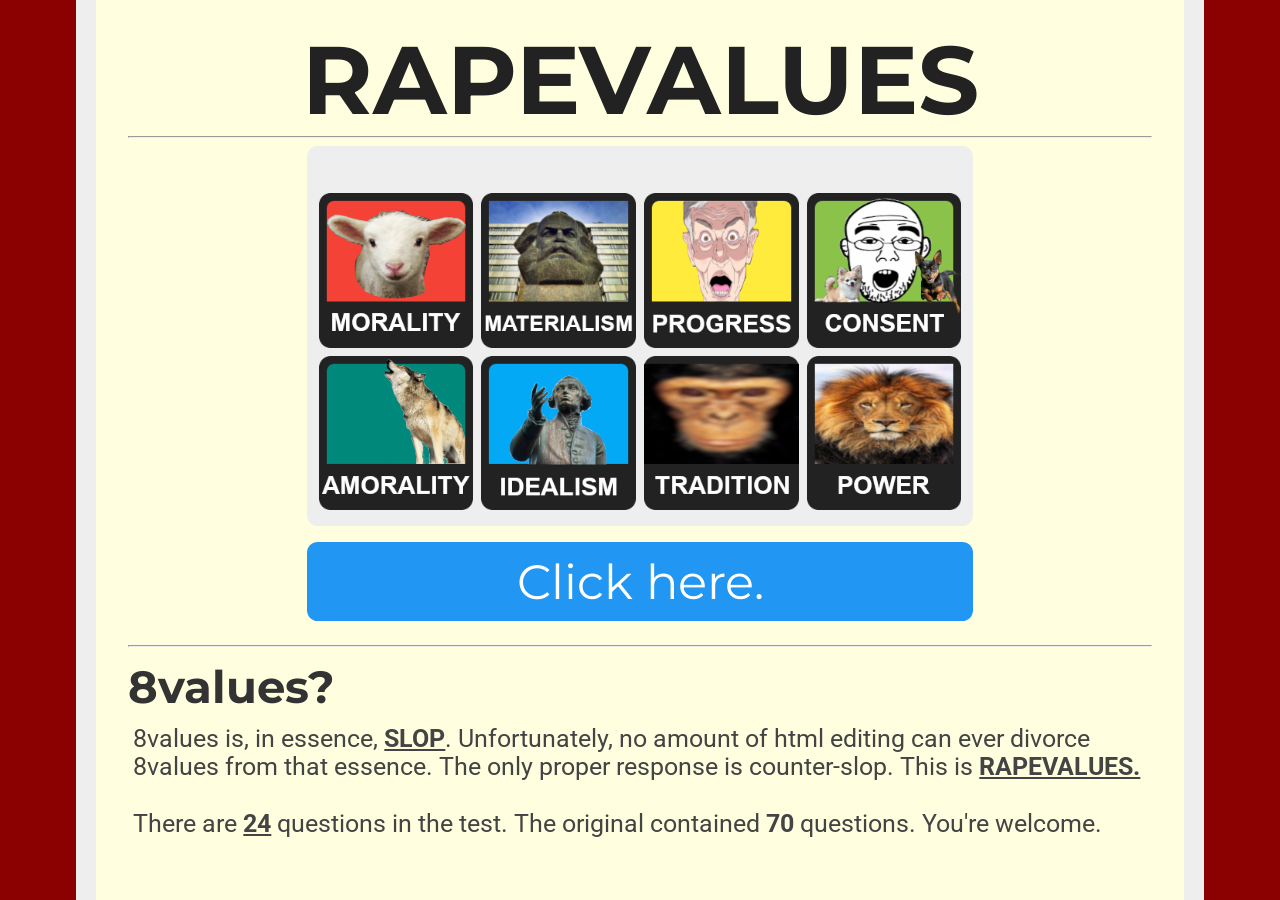
<file: index.html>
<!DOCTYPE html>
<html lang="en">
<head>
    <meta charset="utf-8">
    <title>8values</title>
    <link href="https://fonts.googleapis.com/css?family=Montserrat:300,400,700|Roboto:400,700" rel="stylesheet">
    <link href="style.css" rel="stylesheet" type="text/css">
    <link rel="icon" type="image/x-icon" href="icon.png">
    <link rel="shortcut icon" type="image/x-icon" href="icon.png">
    <script async src="https://googlesyndication.com"></script>
    <script>
      (adsbygoogle = window.adsbygoogle || []).push({
        google_ad_client: "ca-pub-6511426299019766",
        enable_page_level_ads: false
      });
    </script>
</head>
<body>
<h1>RAPEVALUES</h1>
<hr>
<div class="center">
    <div class="axis_name quadcolumn"></div>
    <div class="axis_name quadcolumn"></div>
    <div class="axis_name quadcolumn"></div>
    <div class="axis_name quadcolumn"></div>
    <a href="#anchor"><img src="value_images/equality.png" class="quadcolumn" alt="Equality"></a>
    <a href="#anchor"><img src="value_images/nation.png" class="quadcolumn" alt="Nation"></a>
    <a href="#anchor"><img src="value_images/liberty.png" class="quadcolumn" alt="Liberty"></a>
    <a href="#anchor"><img src="value_images/tradition.png" class="quadcolumn" alt="Tradition"></a>
    <a href="#anchor"><img src="value_images/markets.png" class="quadcolumn" alt="Markets"></a>
    <a href="#anchor"><img src="value_images/globe.png" class="quadcolumn" alt="Globe"></a>
    <a href="#anchor"><img src="value_images/authority.png" class="quadcolumn" alt="Authority"></a>
    <a href="#anchor"><img src="value_images/progress.png" class="quadcolumn" alt="Progress"></a>
</div>
<br>
<button class="button" onclick="location.href='instructions.html';" style="font-size:36pt;">Click here.</button>
<br><hr>
<h2>8values?</h2>
    <p>8values is, in essence, <u><b>SLOP</b></u>. Unfortunately, no amount of html editing can ever divorce 8values from that essence. The only proper response is counter-slop. This is <b><u>RAPEVALUES.</u></b><br /><br />
    There are <b><u><span id="numOfQuestions"></span></u></b> questions in the test. The original contained <b>70</b> questions. You're welcome.</p>

<!-- Website visit statistics -->
<script type="text/javascript">
var sc_project=11325211;
var sc_invisible=1;
var sc_security="fd9f0659";
var scJsHost = (("https:" == document.location.protocol) ? "https://secure." : "http://www.");
document.write("<sc"+"ript type='text/javascript' src='" + scJsHost + "statcounter.com/counter/counter.js'></"+"script>");
</script>
<noscript><div class="statcounter"><a title="web stats" href="https://statcounter.com" target="_blank"><img class="statcounter" src="https://statcounter.com" alt="web stats"></a></div></noscript>

<!-- This is the script for the page itself -->
<script type="application/javascript" src="questions.js"></script>
<script type="text/javascript">
    if (typeof questions !== 'undefined') {
        document.getElementById("numOfQuestions").innerHTML = questions.length;
    } else {
        document.getElementById("numOfQuestions").innerHTML = "0";
    }
</script>
</body>
</html>
</file>
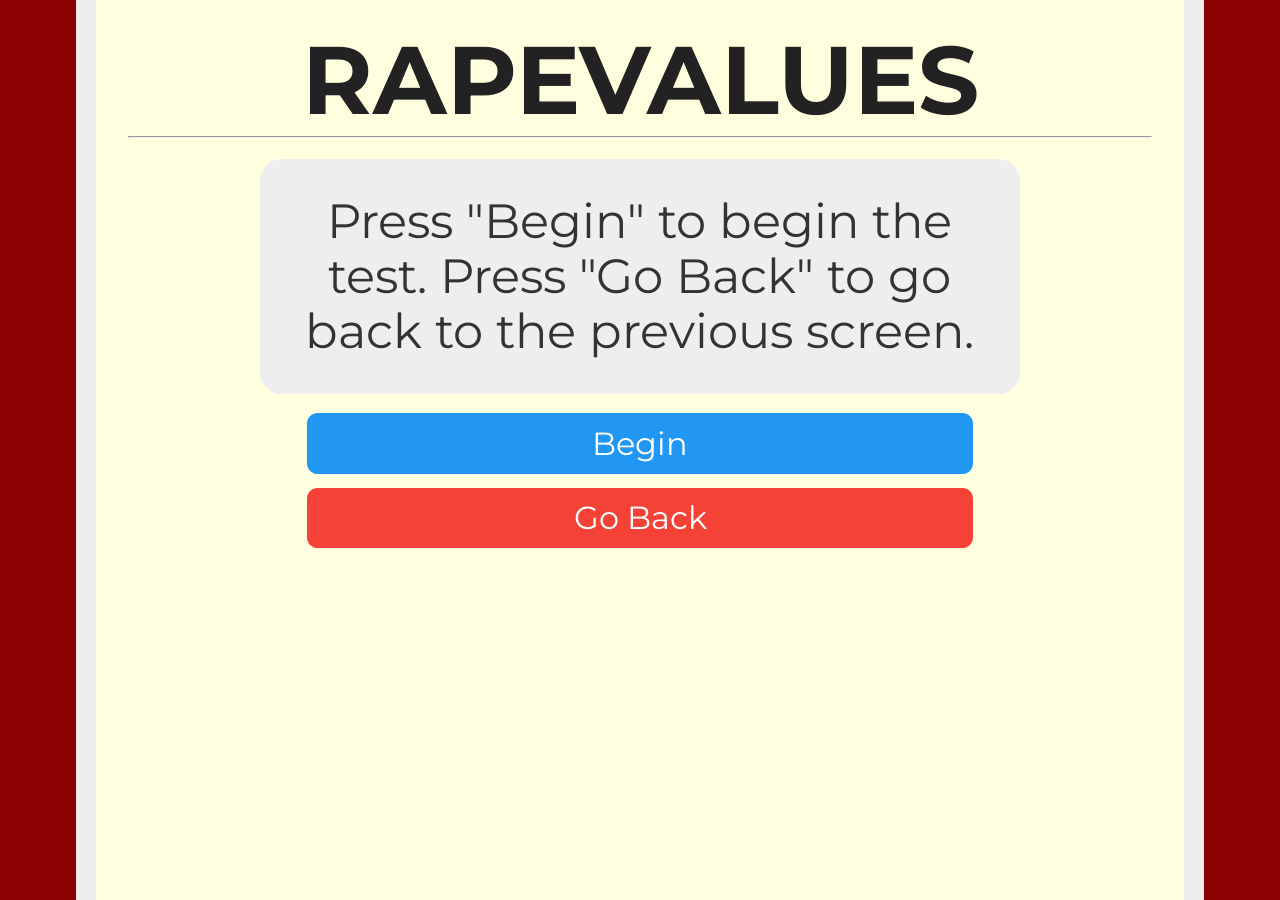
<file: instructions.html>
<head>
<link href="https://fonts.googleapis.com/css?family=Montserrat:300,400,700|Roboto:400,700" rel="stylesheet">
<link href='style.css' rel='stylesheet' type='text/css'>
<title>8values Quiz</title>
<link rel="icon" type="x-icon" href="icon.png">
<link rel="shortcut icon" type="x-icon" href="icon.png">
<meta charset="utf-8">
<script async src="//pagead2.googlesyndication.com/pagead/js/adsbygoogle.js"></script>
<script>
  (adsbygoogle = window.adsbygoogle || []).push({
    google_ad_client: "ca-pub-6511426299019766",
    enable_page_level_ads: false
  });
</script>
</head>
<body>

<h1>RAPEVALUES</h1>
<hr>

<p class="question">Press "Begin" to begin the test. Press "Go Back" to go back to the previous screen.</p>
<button class="button" onclick="location.href='quiz.html';">Begin</button> <br>
<button class="button disagree" onclick="location.href='index.html';">Go Back</button> <br>

<!-- Website visit statistics - no personal information is collected! -->
<script type="text/javascript">
var sc_project=11325211;
var sc_invisible=1;
var sc_security="fd9f0659";
var scJsHost = (("https:" == document.location.protocol) ?
"https://secure." : "http://www.");
document.write("<sc"+"ript type='text/javascript' src='" +
scJsHost+
"statcounter.com/counter/counter.js'></"+"script>");
</script>
<noscript><div class="statcounter"><a title="web stats"
href="http://statcounter.com/" target="_blank"><img
class="statcounter"
src="//c.statcounter.com/11325211/0/fd9f0659/1/" alt="web
stats"></a></div></noscript>
</body>
</file>
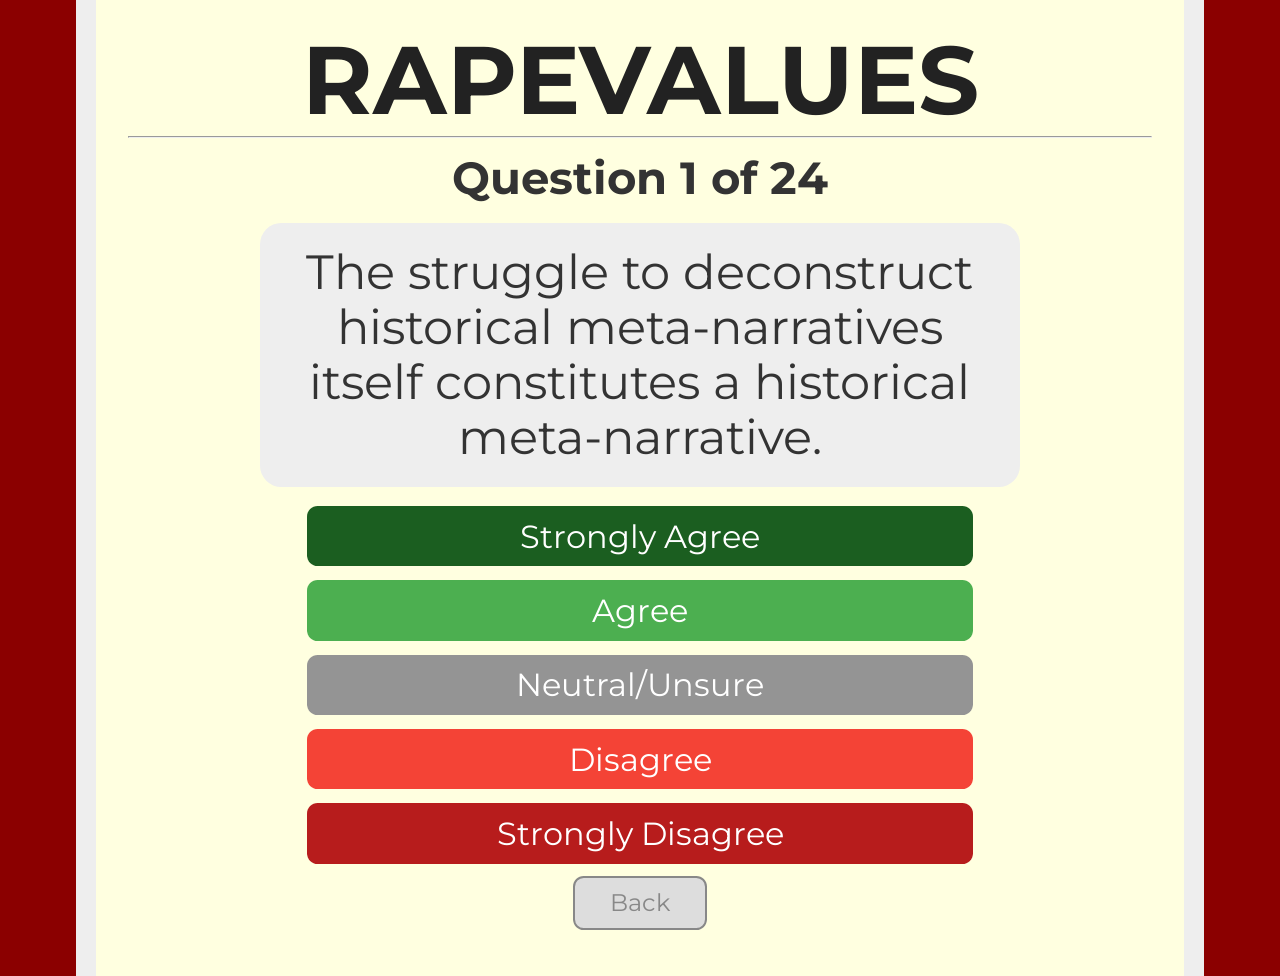
<file: quiz.html>
<head>
<link href="https://fonts.googleapis.com/css?family=Montserrat:300,400,700|Roboto:400,700" rel="stylesheet">
<link href='style.css' rel='stylesheet' type='text/css'>
<title>8values Quiz</title>
<link rel="icon" type="x-icon" href="icon.png">
<link rel="shortcut icon" type="x-icon" href="icon.png">
<meta charset="utf-8">
<script async src="//pagead2.googlesyndication.com/pagead/js/adsbygoogle.js"></script>
<script>
  (adsbygoogle = window.adsbygoogle || []).push({
    google_ad_client: "ca-pub-6511426299019766",
    enable_page_level_ads: true
  });
</script>
</head>
<body>
<script type="application/javascript"
        src="questions.js">
</script>
<h1>RAPEVALUES</h1>
<hr>
<h2 style="text-align:center;" id="question-number">Loading...</h2>
<p class="question" id="question-text"></p>
<button class="button stronglyAgree" onclick="next_question( 1.0)">Strongly Agree</button> <br>
<button class="button agree" onclick="next_question( 0.5)">Agree</button> <br>
<button class="button neutral" onclick="next_question( 0.0)">Neutral/Unsure</button> <br>
<button class="button disagree" onclick="next_question(-0.5)">Disagree</button> <br>
<button class="button stronglyDisagree" onclick="next_question(-1.0)">Strongly Disagree</button> <br>
<button class="small_button" onclick="prev_question()" id="back_button">Back</button>
<button class="small_button_off" id="back_button_off">Back</button><br>

<!-- Website visit statistics - no personal information is collected! -->
<script type="text/javascript">
var sc_project=11325211;
var sc_invisible=1;
var sc_security="fd9f0659";
var scJsHost = (("https:" == document.location.protocol) ?
"https://secure." : "http://www.");
document.write("<sc"+"ript type='text/javascript' src='" +
scJsHost+
"statcounter.com/counter/counter.js'></"+"script>");
</script>
<noscript><div class="statcounter"><a title="web stats"
href="http://statcounter.com/" target="_blank"><img
class="statcounter"
src="//c.statcounter.com/11325211/0/fd9f0659/1/" alt="web
stats"></a></div></noscript>

<!-- JavaScript for the test itself -->
<script>
    var max_econ, max_dipl, max_govt, max_scty; // Max possible scores
    max_econ = max_dipl = max_govt = max_scty = 0;
    let econ_array = new Array(questions.length);
    let dipl_array = new Array(questions.length);
    let govt_array = new Array(questions.length);
    let scty_array = new Array(questions.length);
    var qn = 0; // Question number
    init_question();
    for (var i = 0; i < questions.length; i++) {
        max_econ += Math.abs(questions[i].effect.econ)
        max_dipl += Math.abs(questions[i].effect.dipl)
        max_govt += Math.abs(questions[i].effect.govt)
        max_scty += Math.abs(questions[i].effect.scty)
    }
    function init_question() {
        document.getElementById("question-text").innerHTML = questions[qn].question;
        document.getElementById("question-number").innerHTML = "Question " + (qn + 1) + " of " + (questions.length);
        if (qn == 0) {
            document.getElementById("back_button").style.display = 'none';
            document.getElementById("back_button_off").style.display = 'block';
        } else {
            document.getElementById("back_button").style.display = 'block';
            document.getElementById("back_button_off").style.display = 'none';
        }

    }

    function next_question(mult) {
        econ_array[qn] = mult*questions[qn].effect.econ
        dipl_array[qn] = mult*questions[qn].effect.dipl
        govt_array[qn] = mult*questions[qn].effect.govt
        scty_array[qn] = mult*questions[qn].effect.scty
        qn++;
        if (qn < questions.length) {
            init_question();
        } else {
            results();
        }
    }

    function prev_question() {
        if (qn == 0) {
            return;
        }
        qn--;
        init_question();
    }

    function calc_score(score,max) {
        return (100*(max+score)/(2*max)).toFixed(1)
    }

    function results() {
        let final_econ = econ_array.reduce((a, b) => a + b, 0)
        let final_dipl = dipl_array.reduce((a, b) => a + b, 0)
        let final_govt = govt_array.reduce((a, b) => a + b, 0)
        let final_scty = scty_array.reduce((a, b) => a + b, 0)
        location.href = `results.html`
            + `?e=${calc_score(final_econ,max_econ)}`
            + `&d=${calc_score(final_dipl,max_dipl)}`
            + `&g=${calc_score(final_govt,max_govt)}`
            + `&s=${calc_score(final_scty,max_scty)}`
    }
</script>
</body>
</file>
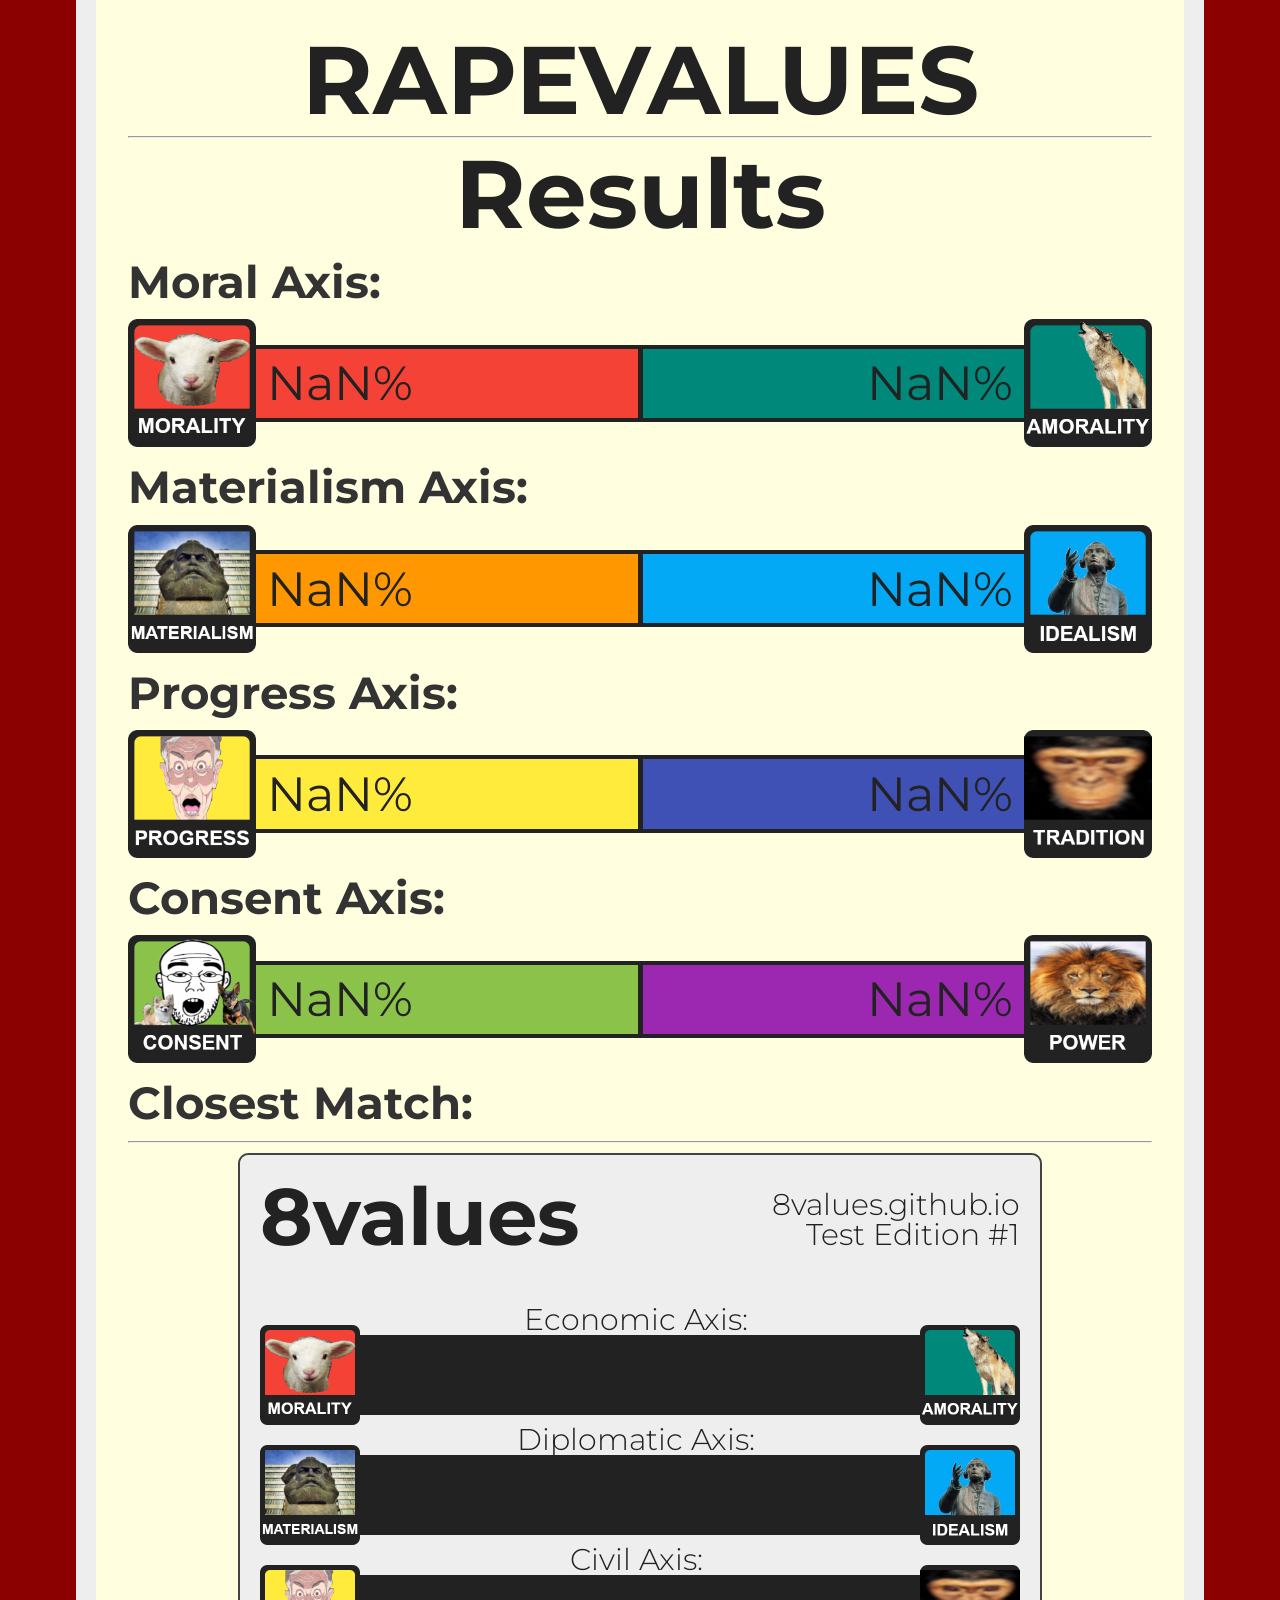
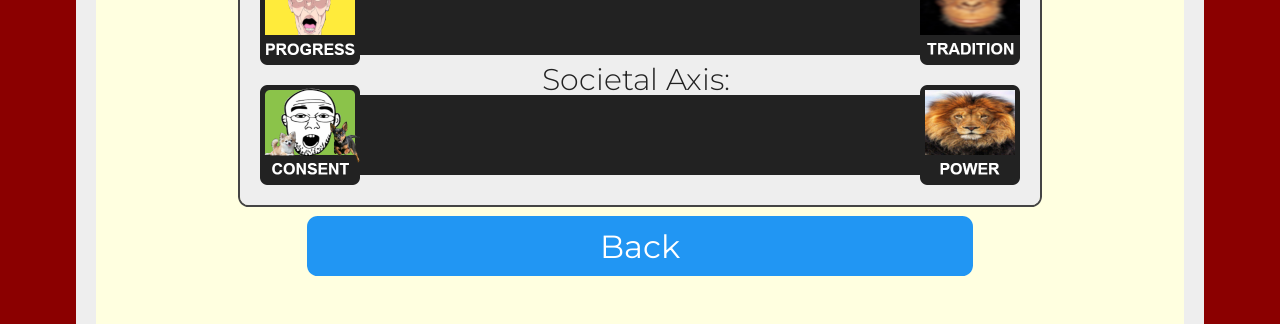
<file: results.html>
<head>
<link href="https://fonts.googleapis.com/css?family=Montserrat:300,400,700|Roboto:400,700" rel="stylesheet">
<link href='style.css' rel='stylesheet' type='text/css'>
<title>8values Results</title>
<link rel="icon" type="x-icon" href="icon.png">
<link rel="shortcut icon" type="x-icon" href="icon.png">
<meta charset="utf-8">
<script>
  version = "Test Edition #1" //Remember to update this before making changes to the test itself!
</script>
</head>
<script type="application/javascript"
        src="ideologies.js">
</script>

<body>
<h1>RAPEVALUES</h1>
<hr>

<h1>Results</h1>

<h2>Moral Axis: <span class="weight-300" id="economic-label"></span></h2>
<div class="axis">
    <img id="img-equality" src="value_images/equality.png" height="128pt"/>
    <div class="bar equality" id="bar-equality"><div class="text-wrapper" id="equality"></div></div>
    <div class="bar wealth" id="bar-wealth"><div class="text-wrapper" id="wealth"></div></div>
    <img id="img-wealth" src="value_images/markets.png" height="128pt"/>
</div>
<h2>Materialism Axis: <span class="weight-300" id="diplomatic-label"></span></h2>
<div class="axis">
    <img id="img-might" src="value_images/nation.png" height="128pt"/>
    <div class="bar might" id="bar-might"><div class="text-wrapper" id="might"></div></div>
    <div class="bar peace" id="bar-peace"><div class="text-wrapper" id="peace"></div></div>
    <img id="img-peace" src="value_images/globe.png" height="128pt"/>
</div>
<h2>Progress Axis: <span class="weight-300" id="state-label"></span></h2>
<div class="axis">
    <img id="img-liberty" src="value_images/liberty.png" height="128pt"/>
    <div class="bar liberty" id="bar-liberty"><div class="text-wrapper" id="liberty"></div></div>
    <div class="bar authority" id="bar-authority"><div class="text-wrapper" id="authority"></div></div>
    <img id="img-authority" src="value_images/authority.png" height="128pt"/>
</div>
<h2>Consent Axis: <span class="weight-300" id="society-label"></span></h2>
<div class="axis">
    <img id="img-tradition" src="value_images/tradition.png" height="128pt"/>
    <div class="bar tradition" id="bar-tradition"><div class="text-wrapper" id="tradition"></div></div>
    <div class="bar progress" id="bar-progress"><div class="text-wrapper" id="progress"></div></div>
    <img id="img-progress" src="value_images/progress.png" height="128pt"/>
</div>
<h2>Closest Match: <span class="weight-300" id="ideology-label"></span></h2>

<hr/>
<img src="" id="banner">
<button class="button" onclick="location.href='index.html';">Back</button> <br>
<!-- Website visit statistics - no personal information is collected! -->
<script type="text/javascript">
var sc_project=11325211;
var sc_invisible=1;
var sc_security="fd9f0659";
var scJsHost = (("https:" == document.location.protocol) ?
"https://secure." : "http://www.");
document.write("<sc"+"ript type='text/javascript' src='" +
scJsHost+
"statcounter.com/counter/counter.js'></"+"script>");
</script>
<noscript><div class="statcounter"><a title="web stats"
href="http://statcounter.com/" target="_blank"><img
class="statcounter"
src="//c.statcounter.com/11325211/0/fd9f0659/1/" alt="web
stats"></a></div></noscript>
<script>
    function getQueryVariable(variable)
    {
           var query = window.location.search.substring(1)
           var vars = query.split("&")
           for (var i=0;i<vars.length;i++) {
                   var pair = vars[i].split("=")
                   if(pair[0] == variable) {return pair[1]}
           }
           return(NaN);
    }

    function setBarValue(name, value) {
        innerel = document.getElementById(name)
        outerel = document.getElementById("bar-" + name)
        outerel.style.width = (value + "%")
        innerel.innerHTML = (value + "%")
        if (innerel.offsetWidth + 20 > outerel.offsetWidth) {
            innerel.style.visibility = "hidden"
        }
    }

    econArray = ["Paragon","Moralfag","Confused","Incoherent","Confused","Amoral","Pure Evil"]
    diplArray = ["Quixotic","Dreamer","Contradictory","Incoherent","Contradictory","Scientific","Avthentic"]
    govtArray = ["Futurist","Forward-Thinker","Progressive","Dialectical","Conservative","Traditionalist","Primitive"]
    sctyArray = ["Superman","Lion","Pragmatic","Incoherent","Pragmatic","Respectful","Decent F*cking Human Being"]

    function setLabel(val,ary) {
        if (val > 100) { return "" } else
        if (val > 90) { return ary[0] } else
        if (val > 75) { return ary[1] } else
        if (val > 60) { return ary[2] } else
        if (val >= 40) { return ary[3] } else
        if (val >= 25) { return ary[4] } else
        if (val >= 10) { return ary[5] } else
        if (val >= 0) { return ary[6] } else
        	{return ""}
    }

    equality  = getQueryVariable("e")
    peace     = getQueryVariable("d")
    liberty   = getQueryVariable("g")
    progress  = getQueryVariable("s")
    wealth    = (100 - equality).toFixed(1)
    might     = (100 - peace   ).toFixed(1)
    authority = (100 - liberty ).toFixed(1)
    tradition = (100 - progress).toFixed(1)

    setBarValue("equality", equality)
    setBarValue("wealth", wealth)
    setBarValue("peace", peace)
    setBarValue("might", might)
    setBarValue("liberty", liberty)
    setBarValue("authority", authority)
    setBarValue("progress", progress)
    setBarValue("tradition", tradition)

    document.getElementById("economic-label").innerHTML = setLabel(equality, econArray)
    document.getElementById("diplomatic-label").innerHTML = setLabel(peace, diplArray)
    document.getElementById("state-label").innerHTML = setLabel(liberty, govtArray)
    document.getElementById("society-label").innerHTML = setLabel(progress, sctyArray)

    ideology = ""
    ideodist = Infinity
    for (var i = 0; i < ideologies.length; i++) {
        dist = 0
        dist += Math.pow(Math.abs(ideologies[i].stats.econ - equality), 2)
        dist += Math.pow(Math.abs(ideologies[i].stats.govt - liberty), 2)
        dist += Math.pow(Math.abs(ideologies[i].stats.dipl - peace), 1.73856063)
        dist += Math.pow(Math.abs(ideologies[i].stats.scty - progress), 1.73856063)
        if (dist < ideodist) {
            ideology = ideologies[i].name
            ideodist = dist
        }
    }
    document.getElementById("ideology-label").innerHTML = ideology

    function createImage(src, x, y, w, h) {
        img = new Image ()
        img.src = src
        img.onLoad = function() {
            ctx.drawImage(img, x, y, w, h)
        }
    }

    window.onload = function() {
        var c = document.createElement("canvas")
        var ctx = c.getContext("2d")
        c.width = 800;
        c.height = 650;
        ctx.fillStyle = "#EEEEEE"
        ctx.fillRect(0,0,800,650);

        img = document.getElementById("img-equality")
        ctx.drawImage(img, 20, 170, 100, 100);
        img = document.getElementById("img-wealth")
        ctx.drawImage(img, 680, 170, 100, 100)
        img = document.getElementById("img-might")
        ctx.drawImage(img, 20, 290, 100, 100)
        img = document.getElementById("img-peace")
        ctx.drawImage(img, 680, 290, 100, 100)
        img = document.getElementById("img-liberty")
        ctx.drawImage(img, 20, 410, 100, 100)
        img = document.getElementById("img-authority")
        ctx.drawImage(img, 680, 410, 100, 100)
        img = document.getElementById("img-tradition")
        ctx.drawImage(img, 20, 530, 100, 100)
        img = document.getElementById("img-progress")
        ctx.drawImage(img, 680, 530, 100, 100)

        ctx.fillStyle="#222222"
        ctx.fillRect(120, 180, 560, 80)
        ctx.fillRect(120, 300, 560, 80)
        ctx.fillRect(120, 420, 560, 80)
        ctx.fillRect(120, 540, 560, 80)
        ctx.fillStyle="#f44336"
        ctx.fillRect(120, 184, 5.6*equality-2, 72)
        ctx.fillStyle="#00897b"
        ctx.fillRect(682-5.6*wealth, 184, 5.6*wealth-2, 72)
        ctx.fillStyle="#ff9800"
        ctx.fillRect(120, 304, 5.6*might-2, 72)
        ctx.fillStyle="#03a9f4"
        ctx.fillRect(682-5.6*peace, 304, 5.6*peace-2, 72)
        ctx.fillStyle="#ffeb3b"
        ctx.fillRect(120, 424, 5.6*liberty-2, 72)
        ctx.fillStyle="#3f51b5"
        ctx.fillRect(682-5.6*authority, 424, 5.6*authority-2, 72)
        ctx.fillStyle="#8bc34a"
        ctx.fillRect(120, 544, 5.6*tradition-2, 72)
        ctx.fillStyle="#9c27b0"
        ctx.fillRect(682-5.6*progress, 544, 5.6*progress-2, 72)
        ctx.fillStyle="#222222"
        ctx.font="700 80px Montserrat"
        ctx.textAlign="left"
        ctx.fillText("8values", 20, 90)
        ctx.font="50px Montserrat"
        ctx.fillText(ideology, 20, 140)

        ctx.textAlign="left"
        if (equality  > 30) {ctx.fillText(equality + "%", 130, 237.5)}
        if (might     > 30) {ctx.fillText(might + "%", 130, 357.5)}
        if (liberty   > 30) {ctx.fillText(liberty + "%", 130, 477.5)}
        if (tradition > 30) {ctx.fillText(tradition + "%", 130, 597.5)}
        ctx.textAlign="right"
        if (wealth    > 30) {ctx.fillText(wealth + "%", 670, 237.5)}
        if (peace     > 30) {ctx.fillText(peace + "%", 670, 357.5)}
        if (authority > 30) {ctx.fillText(authority + "%", 670, 477.5)}
        if (progress  > 30) {ctx.fillText(progress + "%", 670, 597.5)}

        ctx.font="300 30px Montserrat"
        ctx.fillText("8values.github.io", 780, 60)
		ctx.fillText(version, 780, 90)
        ctx.textAlign="center"
        ctx.fillText("Economic Axis: " + document.getElementById("economic-label").innerHTML, 400, 175)
        ctx.fillText("Diplomatic Axis: " + document.getElementById("diplomatic-label").innerHTML, 400, 295)
        ctx.fillText("Civil Axis: " + document.getElementById("state-label").innerHTML, 400, 415)
        ctx.fillText("Societal Axis: " + document.getElementById("society-label").innerHTML, 400, 535)

        document.getElementById("banner").src = c.toDataURL();
    }
    </script>
</body>
</file>
<file: style.css>
html {
    background-color: darkred;
    padding: 0px;
    scroll-behavior: smooth;
}
body {
    width: 80%;
    min-height: calc(100vh - 4em);
    margin: 0 auto;
    padding: 2em;
    background-color: lightyellow;
    border-color: #eeeeee;
    border-left-style: solid;
    border-right-style: solid;
    border-width: 20px;
}
p {
    color: #444444;
    font-family: 'Roboto', sans-serif;
    font-size: 18.5pt;
    line-height: 1.15;
    margin: 4pt;
}

p.value {
    margin-top: 22px;
    margin-bottom: 22px;
    text-indent: -16pt;
    margin-left: 20pt;
    font-size: 24pt;
    line-height: 2.11666656px;
    letter-spacing: 0.03em;
    font-family: 'Montserrat';
}

p.axis_name {
    margin-top: 50px;
    color: #333333;
    font-size: 19pt;
    font-family: 'Montserrat';
}
p.question {
    margin: 16pt auto;
    color: #333333;
    font-family: 'Montserrat', sans-serif;
    font-weight: normal;
    width: 70%;
    min-width: 500pt;
    min-height: 144pt;
    background-color: #eeeeee;
    padding: 16pt;
    border-radius: 16pt;
    font-size: 36pt;
    display: flex;
    justify-content: center;
    align-items: center;
    text-align: center;

}
h1 {
    color: #222222;
    font-family: 'Montserrat', sans-serif;
    font-size: 72pt;
    text-align: center;
    line-height: 72pt;
    margin-top: 0pt;
    margin-bottom: 0pt;
}
h2 {
    color: #333333;
    font-family: 'Montserrat', sans-serif;
    font-size: 34pt;
    line-height: 36pt;
    margin-top: 12pt;
    margin-bottom: 10pt;
}
li {
    font-size: 16pt;
    text-indent: 16pt;
}
a {
    font-family: inherit;
}
div.center {
    background-color: #eeeeee;
    font-family: 'Montserrat', sans-serif;
    border-radius: 8pt;
    padding: 6pt;
    color: white;
    width: 50%;
    min-width: 488pt;
    text-align: center;
    text-decoration: none;
    display: block;
    font-size: 24pt;
    margin: auto;
}
img.quadcolumn {
    width: 23.75%;
    transition: transform .3s;
}
img.quadcolumn:hover {
    transform: scale(1.05);
  }
div.quadcolumn {
    width: 23.75%;
}
div.axis_name {
    color: #333333;
    font-size: 19pt;
    font-family: 'Montserrat';
    display: inline-block;
    padding-bottom: 8.65pt;
}
.spacer {
    display: flex;
}
.spacer > div{
    margin-top: 10px;
    display: inline-block;
    *display: inline; /* For IE7 */
    text-align: center;
}
.button {
    background-color: #2196f3;
    font-family: 'Montserrat', sans-serif;
    border: none;
    border-radius: 8pt;
    color: white;
    padding: 8pt;
    width: 50%;
    min-width: 500pt;
    text-align: center;
    text-decoration: none;
    display: block;
    font-size: 24pt;
    margin: -2px auto;
    cursor: pointer;
}
.button:hover, .button:focus { background: #1687e0; }
.stronglyAgree { background: #1b5e20; }
.stronglyAgree:hover, .stronglyAgree:focus { background: #154a19; }
.agree { background: #4caf50; }
.agree:hover, .agree:focus { background: #29942e; }
.neutral { background: #949494; }
.neutral:hover, .neutral:focus { background: #656565; }
.disagree { background: #f44336; }
.disagree:hover, .disagree:focus { background: #d6271a; }
.stronglyDisagree { background: #b71c1c; }
.stronglyDisagree:hover, .stronglyDisagree:focus { background: #a00e0e; }

.small_button, .small_button_off {
    background-color: #333;
    font-family: 'Montserrat', sans-serif;
    border: none;
    border-radius: 8pt;
    color: white;
    padding: 8pt;
    width: 10%;
    min-width: 100pt;
    text-align: center;
    text-decoration: none;
    display: block;
    font-size: 18pt;
    margin: -2px auto;
    cursor: pointer;
}

.small_button:hover, .small_button:focus {
    background: #222;
}

.small_button_off {
    background-color: #ddd;
    color: #888;
    border: 2px solid #888;
    cursor: not-allowed;
    margin: -4px auto;
}
.arrow {
    width: 60%;
    height: auto;
}
div.explanation_blurb_left {
    vertical-align: top;
    width: 37%;
    margin-left: 1%;
    margin-right: 1%;
}
div.explanation_blurb_right {
    vertical-align: top;
    width: 37%;
    margin-left: 1%;
    margin-right: 1%;
}
div.explanation_axis {
    width: 20.9%;
    vertical-align: top;
}
div.axis {
    width: 100%;
    display: flex;
    align-items: center;
    justify-content: center;
}
div.bar {
    height: 36pt;
    line-height: 36pt;
    padding: 8pt;
    margin-top: 4pt;
    margin-bottom: 4pt;
    border-width: 4px;
    border-right-width: 1px;
    border-top-style: solid;
    border-bottom-style: solid;
    border-color: #222222;
    background-color: #eeeeee;
    display: block;
    width: 50%;
}
div.text-wrapper {
    font-family: 'Montserrat', sans-serif;
    font-size: 36pt;
    line-height: 36pt;
    color: #222222;
    display: inline-block;
}
div.equality {
    background-color: #f44336;
    text-align: left;
    border-right-style: solid;
}
div.wealth {
    background-color: #00897b;
    text-align: right;
    border-left-style: solid;
}
div.liberty {
    background-color: #ffeb3b;
    text-align: left;
    border-right-style: solid;
}
div.authority {
    background-color: #3f51b5;
    text-align: right;
    border-left-style: solid;
}
div.peace {
    background-color: #03a9f4;
    text-align: right;
    border-left-style: solid;
}
div.might {
    background-color: #ff9800;
    text-align: left;
    border-right-style: solid;
}
div.progress {
    background-color: #9c27b0;
    text-align: right;
    border-left-style: solid;
}
div.tradition {
    background-color: #8bc34a;
    text-align: left;
    border-right-style: solid;
}
span.weight-300 {
    font-weight: 300;
}
.explanation_bg {
    background-color: #eeeeee;
    border-radius: 25px;
    margin-top: 15px;
}
#banner {
    border-color: #444444;
    border-style: solid;
    border-width: 2px;
    border-radius: 8pt;
    display: block;
    margin: 8pt;
    margin-left: auto;
    margin-right: auto;
}
</file>
